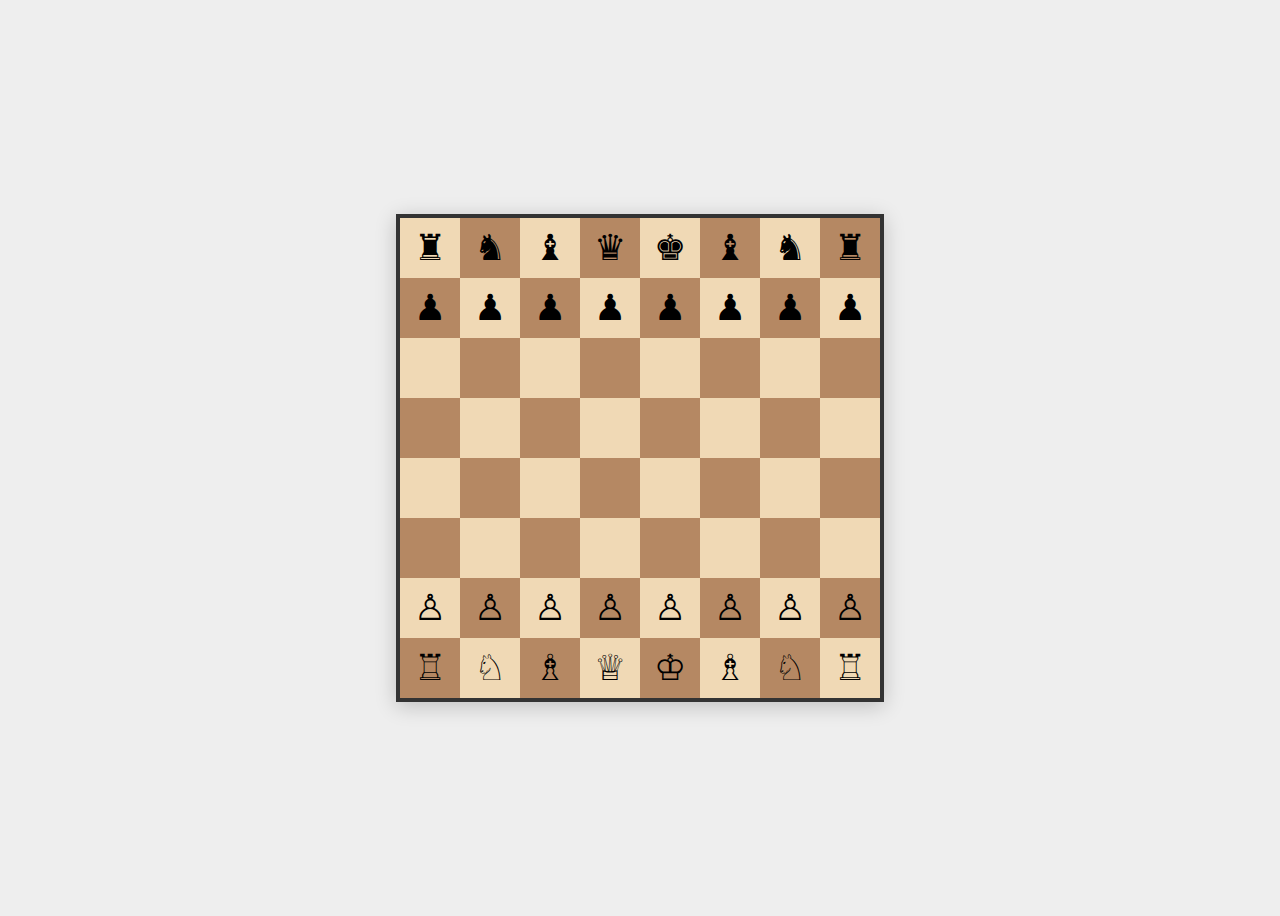
<file: api/templates/index.html>
<!DOCTYPE html>
<html lang="en">
<head>
<meta charset="UTF-8">
<title>Chess</title>
<link rel="stylesheet" href="./css/index.css">
</head>
<body>
<div id="board" class="board"></div>
<div id="dragImage" style="font-size:36px; position:absolute; top:-100px;"></div>

<script src="./js/index.js" type="module"></script>
</body>
</html>
</file>
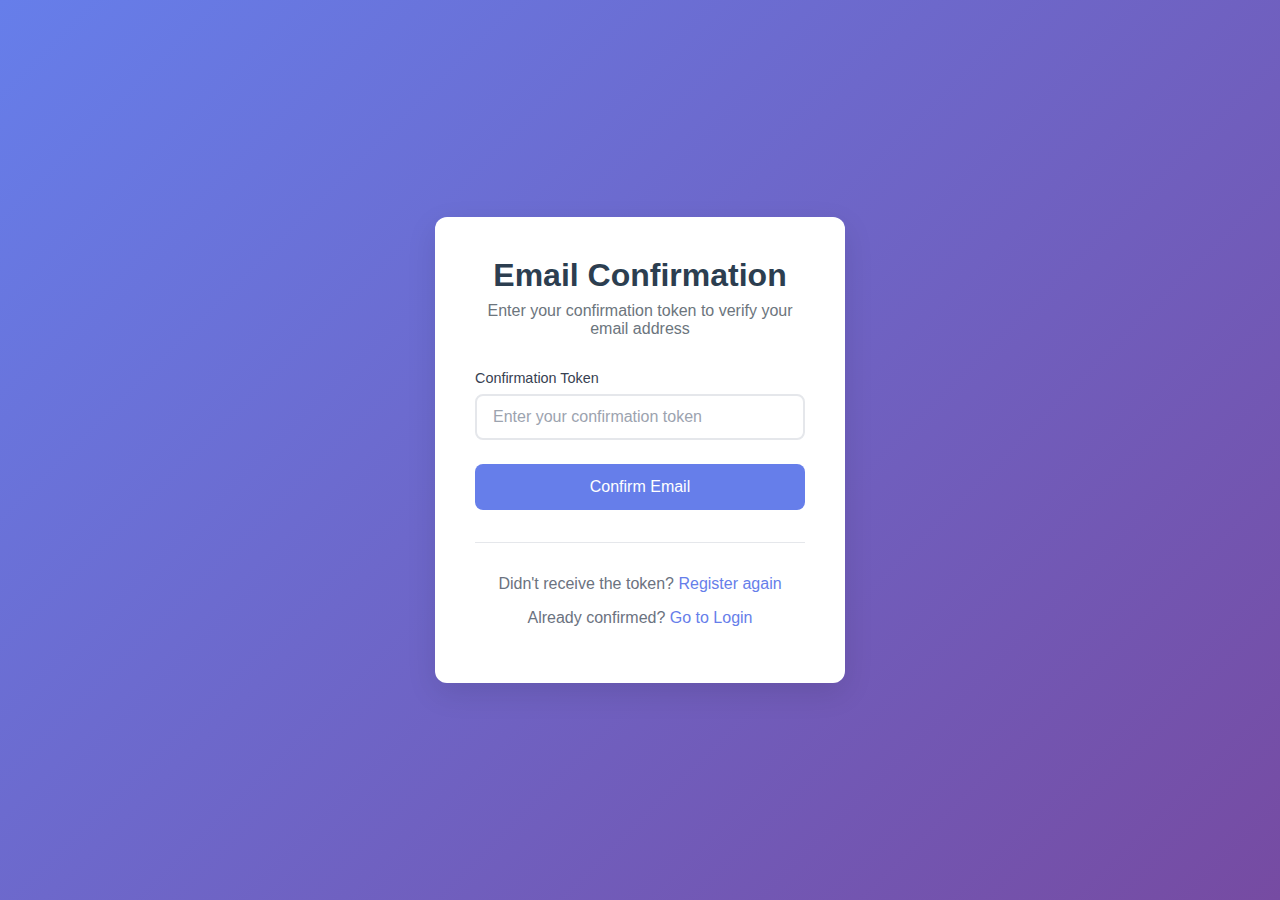
<file: templates/auth/confirm.html>
<!DOCTYPE html>
<html lang="en">
<head>
    <meta charset="UTF-8">
    <meta name="viewport" content="width=device-width, initial-scale=1.0">
    <title>Email Confirmation - Chess App</title>
    <link rel="stylesheet" href="/static/css/auth/auth.css">
</head>
<body>
    <div class="auth-container">
        <div class="auth-card">
            <div class="auth-header">
                <h1>Email Confirmation</h1>
                <p>Enter your confirmation token to verify your email address</p>
            </div>

            <form id="manualConfirmForm" class="auth-form">
                <div class="form-group">
                    <label for="tokenInput">Confirmation Token</label>
                    <input type="text" id="tokenInput" name="token" placeholder="Enter your confirmation token" required>
                    <div class="error-message" id="tokenError"></div>
                </div>
                <button type="submit" class="btn btn-primary" id="confirmBtn">
                    <span class="btn-text">Confirm Email</span>
                    <div class="btn-spinner" id="btnSpinner"></div>
                </button>
            </form>

            <div class="auth-links">
                <p>Didn't receive the token? <a href="/register" class="link">Register again</a></p>
                <p>Already confirmed? <a href="/login" class="link">Go to Login</a></p>
            </div>

            <div id="message" class="message"></div>
        </div>
    </div>

    <script src="/static/js/auth/confirm.js"></script>
</body>
</html>
</file>
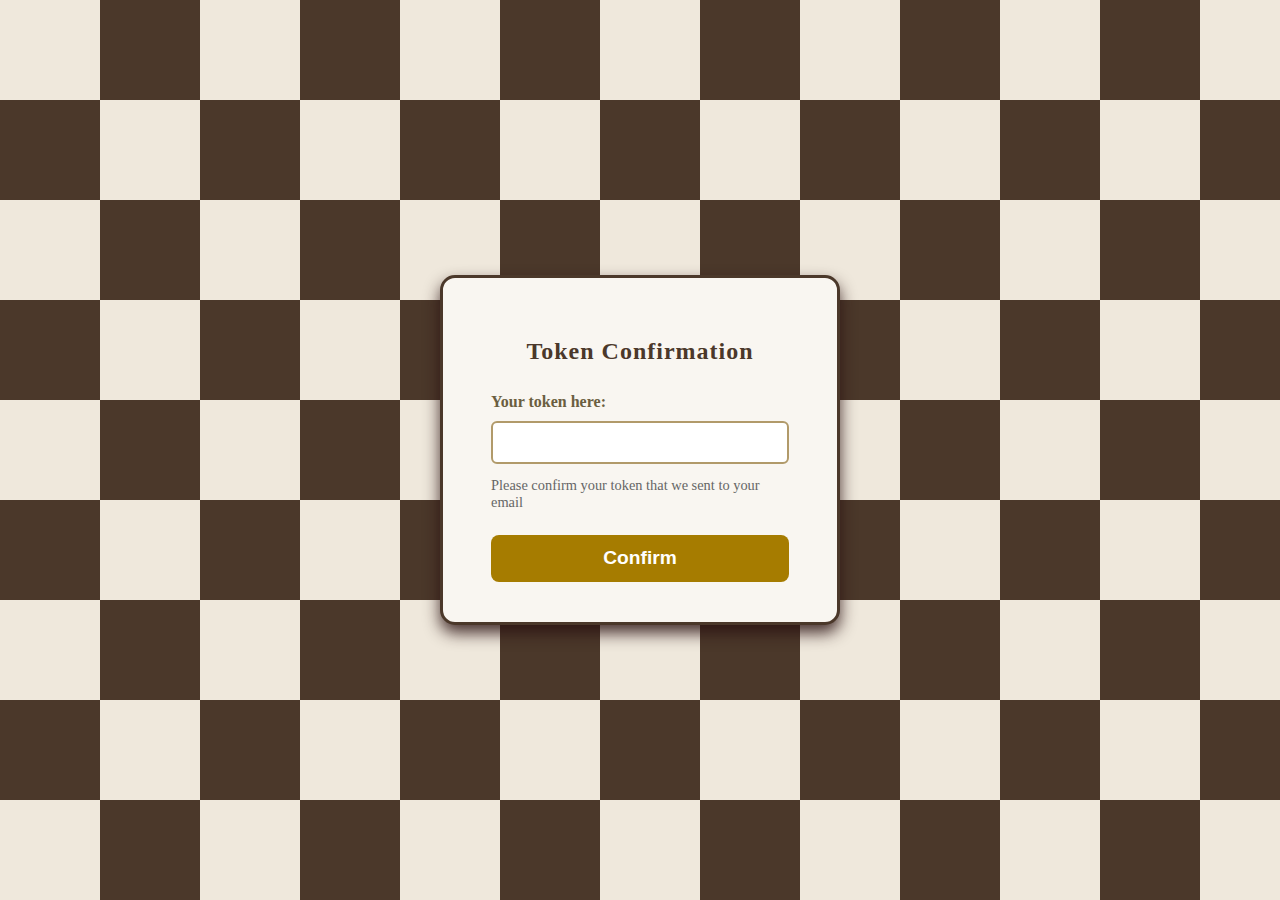
<file: frontends/templates/auth/comfirm.html>
<!DOCTYPE html>
<html lang="en">
<head>
    <meta charset="UTF-8" />
    <meta name="viewport" content="width=device-width, initial-scale=1" />
    <title>Token Confirmation</title>
    <link rel="stylesheet" href="../css/comfirm.css" />
</head>
<body class="chessboard-background">
    <div class="auth-container">
        <h2>Token Confirmation</h2>
        <form id="confirm-form" aria-label="Token confirmation form">
            <label for="token">Your token here:</label>
            <input type="text" id="token" name="token" required aria-required="true" aria-describedby="token-desc" />
            <p id="token-desc">Please confirm your token that we sent to your email</p>
            <button type="submit" id="confirmationbtn">Confirm</button>
        </form>
    </div>
<script src="../js/auth.js"></script>
</body>
</html>
</file>
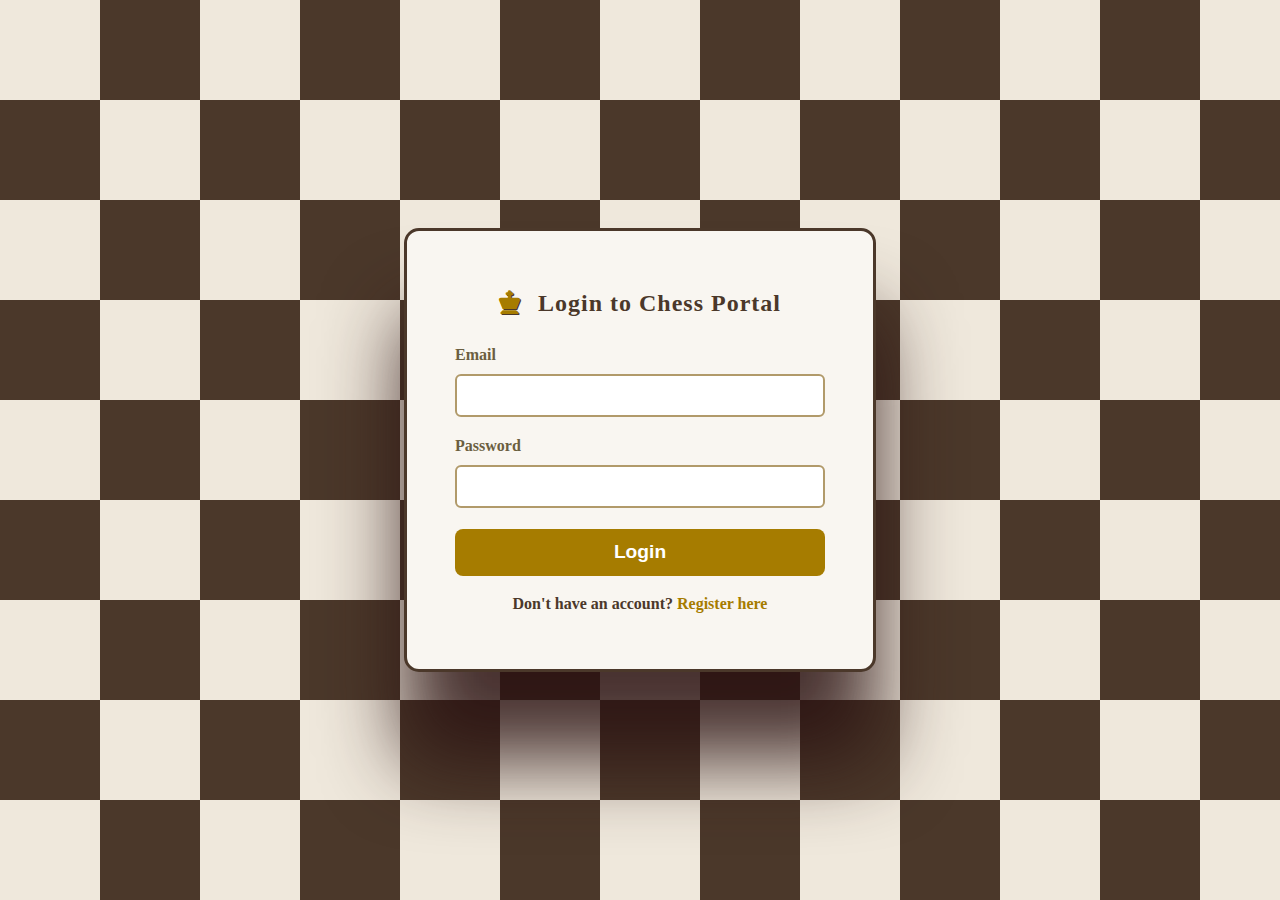
<file: frontends/templates/auth/login.html>
<!DOCTYPE html>
<html lang="en">
<head>
    <meta charset="UTF-8" />
    <meta name="viewport" content="width=device-width, initial-scale=1" />
    <title>Login - Chess Vibe</title>
    <link rel="stylesheet" href="../css/login.css" />
    <link rel="stylesheet" href="https://cdnjs.cloudflare.com/ajax/libs/font-awesome/6.4.0/css/all.min.css" />
</head>
<body>
    <div class="chessboard-background">
        <div class="login-container">
            <h2><i class="fas fa-chess-king"></i> Login to Chess Portal</h2>
            <div class="login-form">
                <label for="mail">Email</label>
                <input type="email" id="mail" name="mail" required />

                <label for="password">Password</label>
                <input type="password" id="password" name="password" required />

                <button id="loginbtn" type="submit">Login</button>
            </div>
            <p class="register-link">
                Don't have an account? <a href="/register">Register here</a>
            </p>
        </div>
    </div>
</body>
<script defer src="../js/auth.js"></script>
</html>
</file>
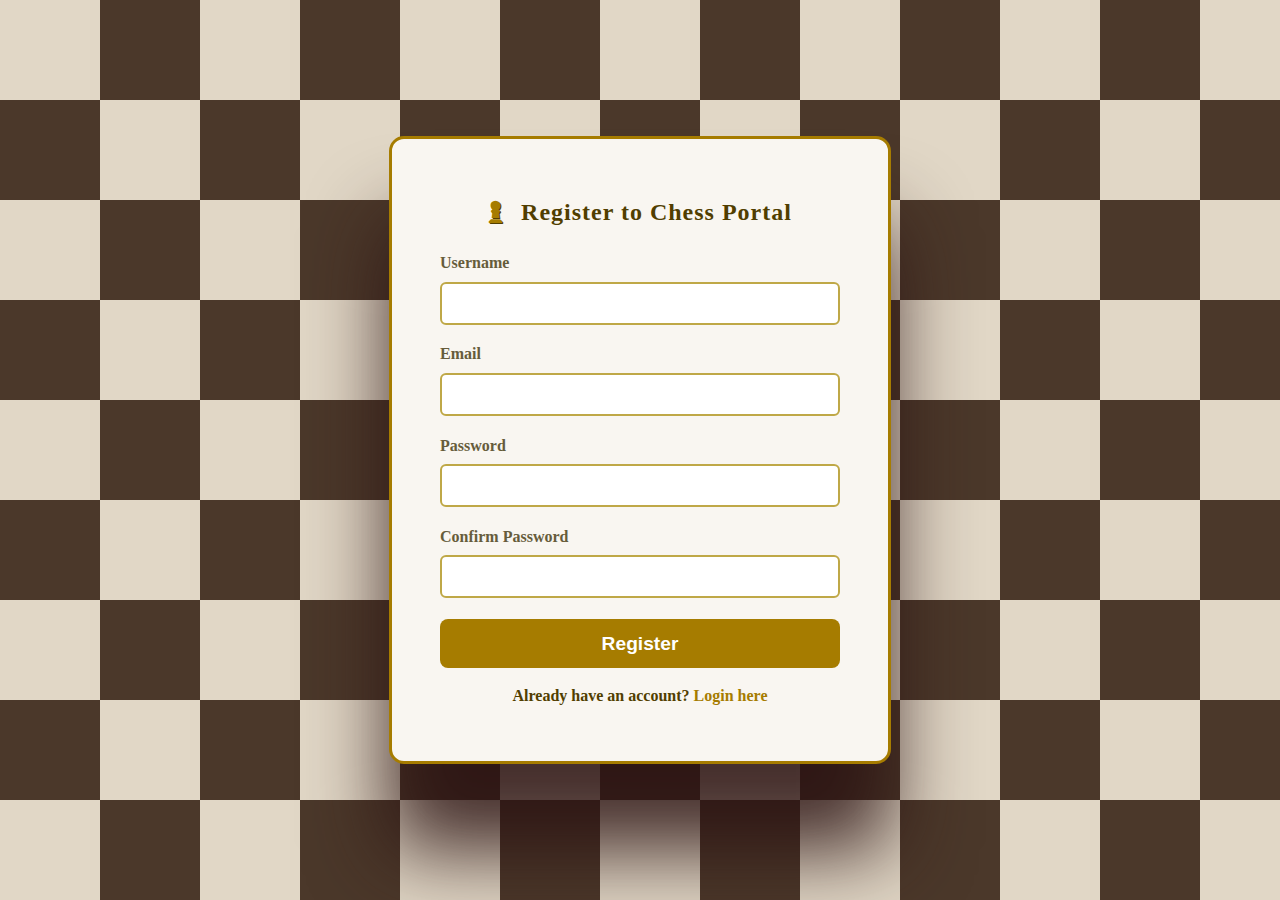
<file: frontends/templates/auth/register.html>
<!DOCTYPE html>
<html lang="en">
<head>
    <meta charset="UTF-8" />
    <meta name="viewport" content="width=device-width, initial-scale=1" />
    <title>Register - Chess Vibe</title>
    <link rel="stylesheet" href="../css/register.css" />
    <link rel="stylesheet" href="https://cdnjs.cloudflare.com/ajax/libs/font-awesome/6.4.0/css/all.min.css" />
</head>
<body>
    <div class="chessboard-background">
        <div class="register-container">
            <h2><i class="fas fa-chess-pawn"></i> Register to Chess Portal</h2>
            <div method="POST" class="register-form">
                <label for="username">Username</label>
                <input type="text" id="username" name="username" required />

                <label for="email">Email</label>
                <input type="email" id="email" name="email" required />

                <label for="password">Password</label>
                <input type="password" id="password" name="password" required />

                <label for="confirm-password">Confirm Password</label>
                <input type="password" id="confirm-password" name="confirm_password" required />

                <button id="registerbtn" type="submit">Register</button>
            </div>
            <p class="login-link">
                Already have an account? <a href="/login">Login here</a>
            </p>
        </div>
    </div>
</body>
<script defer src="../js/auth.js"></script>
</html>
</file>
<file: api/templates/css/index.css>
body {
    display: flex;
    justify-content: center;
    align-items: center;
    height: 100vh;
    background: #eee;
    font-family: sans-serif;
}

.board {
    display: grid;
    grid-template-columns: repeat(8, 60px);
    grid-template-rows: repeat(8, 60px);
    border: 4px solid #333;
    box-shadow: 0 4px 20px rgba(0,0,0,0.2);
}

.cell {
    width: 60px;
    height: 60px;
    display: flex;
    justify-content: center;
    align-items: center;
    font-size: 36px;
    user-select: none;
    transition: background 0.2s, box-shadow 0.2s;
}

.white {
    background: #f0d9b5; /* ô sáng */
}

.black {
    background: #b58863; /* ô tối */
}

.cell.possible-move {
    background: radial-gradient(circle, rgba(0,255,0,0.4) 30%, transparent 30%);
}

.cell.possible-capture {
    background: radial-gradient(circle, rgba(255,0,0,0.4) 30%, transparent 30%);
}
</file>
<file: static/css/auth/auth.css>
/* Auth Pages Styling */
* {
    box-sizing: border-box;
}

body {
    font-family: 'Segoe UI', Tahoma, Geneva, Verdana, sans-serif;
    background: linear-gradient(135deg, #667eea 0%, #764ba2 100%);
    margin: 0;
    padding: 0;
    min-height: 100vh;
    display: flex;
    align-items: center;
    justify-content: center;
    color: #333;
}

.auth-container {
    width: 100%;
    max-width: 450px;
    padding: 20px;
}

.auth-card {
    background: white;
    border-radius: 12px;
    box-shadow: 0 10px 30px rgba(0, 0, 0, 0.1);
    padding: 2.5rem;
    animation: slideUp 0.5s ease-out;
}

@keyframes slideUp {
    from {
        opacity: 0;
        transform: translateY(30px);
    }
    to {
        opacity: 1;
        transform: translateY(0);
    }
}

.auth-header {
    text-align: center;
    margin-bottom: 2rem;
}

.auth-header h1 {
    margin: 0 0 0.5rem 0;
    font-size: 2rem;
    font-weight: 600;
    color: #2c3e50;
}

.auth-header p {
    margin: 0;
    color: #6c757d;
    font-size: 1rem;
}

/* Form Styles */
.auth-form {
    display: flex;
    flex-direction: column;
    gap: 1.5rem;
}

.form-group {
    display: flex;
    flex-direction: column;
    gap: 0.5rem;
}

.form-group label {
    font-weight: 500;
    color: #374151;
    font-size: 0.9rem;
}

.form-group input {
    padding: 0.75rem 1rem;
    border: 2px solid #e5e7eb;
    border-radius: 8px;
    font-size: 1rem;
    transition: all 0.2s ease;
    background-color: #fff;
}

.form-group input:focus {
    outline: none;
    border-color: #667eea;
    box-shadow: 0 0 0 3px rgba(102, 126, 234, 0.1);
}

.form-group input::placeholder {
    color: #9ca3af;
}

.form-group.error input {
    border-color: #ef4444;
    box-shadow: 0 0 0 3px rgba(239, 68, 68, 0.1);
}

.error-message {
    color: #ef4444;
    font-size: 0.875rem;
    margin-top: 0.25rem;
    display: none;
}

/* Password Input Container */
.password-input-container {
    position: relative;
    display: flex;
    align-items: center;
}

.password-input-container input {
    padding-right: 3rem;
}

.password-toggle {
    position: absolute;
    right: 0.75rem;
    background: none;
    border: none;
    cursor: pointer;
    padding: 0.25rem;
    border-radius: 4px;
    color: #6b7280;
    transition: background-color 0.2s ease;
}

.password-toggle:hover {
    background-color: rgba(0, 0, 0, 0.1);
}

.eye-icon {
    font-size: 1.25rem;
}

/* Password Strength */
.password-strength {
    margin-top: 0.5rem;
}

.strength-meter {
    height: 4px;
    background-color: #e5e7eb;
    border-radius: 2px;
    overflow: hidden;
    margin-bottom: 0.25rem;
}

.strength-bar {
    height: 100%;
    width: 0%;
    transition: all 0.3s ease;
    border-radius: 2px;
}

.strength-weak .strength-bar {
    width: 33%;
    background-color: #ef4444;
}

.strength-medium .strength-bar {
    width: 66%;
    background-color: #f59e0b;
}

.strength-strong .strength-bar {
    width: 100%;
    background-color: #10b981;
}

.strength-text {
    font-size: 0.875rem;
    color: #6b7280;
}

/* Terms Checkbox */
.terms-group {
    margin-top: 1rem;
}

.checkbox-label {
    display: flex;
    align-items: flex-start;
    gap: 0.75rem;
    cursor: pointer;
    font-size: 0.9rem;
    line-height: 1.4;
    color: #374151;
}

.checkbox-label input[type="checkbox"] {
    width: 1.25rem;
    height: 1.25rem;
    margin-top: 0.125rem;
    accent-color: #667eea;
}

.checkmark {
    display: inline-block;
    width: 1.25rem;
    height: 1.25rem;
    background-color: #fff;
    border: 2px solid #d1d5db;
    border-radius: 4px;
    position: relative;
    margin-top: 0.125rem;
}

.checkbox-label input[type="checkbox"]:checked + .checkmark {
    background-color: #667eea;
    border-color: #667eea;
}

.checkbox-label input[type="checkbox"]:checked + .checkmark::after {
    content: '✓';
    position: absolute;
    top: -2px;
    left: 2px;
    color: white;
    font-size: 0.875rem;
    font-weight: bold;
}

.link {
    color: #667eea;
    text-decoration: none;
}

.link:hover {
    text-decoration: underline;
}

/* Buttons */
.btn {
    padding: 0.875rem 1.5rem;
    border: none;
    border-radius: 8px;
    font-size: 1rem;
    font-weight: 500;
    cursor: pointer;
    transition: all 0.2s ease;
    text-align: center;
    display: inline-flex;
    align-items: center;
    justify-content: center;
    gap: 0.5rem;
}

.btn-primary {
    background-color: #667eea;
    color: white;
}

.btn-primary:hover:not(:disabled) {
    background-color: #5a67d8;
    transform: translateY(-1px);
    box-shadow: 0 4px 12px rgba(102, 126, 234, 0.3);
}

.btn-primary:disabled {
    opacity: 0.7;
    cursor: not-allowed;
    transform: none;
}

.btn-secondary {
    background-color: #6b7280;
    color: white;
}

.btn-secondary:hover {
    background-color: #4b5563;
}

/* Button Spinner */
.btn-spinner {
    width: 1rem;
    height: 1rem;
    border: 2px solid transparent;
    border-top: 2px solid currentColor;
    border-radius: 50%;
    animation: spin 1s linear infinite;
    display: none;
}

.btn-spinner.show {
    display: block;
}

@keyframes spin {
    0% { transform: rotate(0deg); }
    100% { transform: rotate(360deg); }
}

/* Auth Links */
.auth-links {
    text-align: center;
    margin-top: 2rem;
    padding-top: 2rem;
    border-top: 1px solid #e5e7eb;
}

.auth-links p {
    margin: 0 0 1rem 0;
    color: #6b7280;
}

.auth-divider {
    margin: 2rem 0;
    text-align: center;
    position: relative;
}

.auth-divider::before {
    content: '';
    position: absolute;
    top: 50%;
    left: 0;
    right: 0;
    height: 1px;
    background-color: #e5e7eb;
}

.auth-divider span {
    background-color: white;
    padding: 0 1rem;
    color: #6b7280;
    font-size: 0.875rem;
}

/* Messages */
.message {
    margin-top: 1.5rem;
    padding: 1rem;
    border-radius: 8px;
    text-align: center;
    font-weight: 500;
    display: none;
}

.message.success {
    background-color: #d1fae5;
    color: #065f46;
    border: 1px solid #a7f3d0;
}

.message.error {
    background-color: #fee2e2;
    color: #991b1b;
    border: 1px solid #fecaca;
}

/* Confirmation Page Styles */
.confirmation-icon {
    text-align: center;
    margin-bottom: 1.5rem;
}

.confirmation-icon .icon {
    font-size: 4rem;
    display: inline-block;
    animation: pulse 2s infinite;
}

.confirmation-icon.loading .icon {
    animation: spin 1s linear infinite;
}

.confirmation-icon.success .icon {
    color: #10b981;
}

.confirmation-icon.error .icon {
    color: #ef4444;
}

@keyframes pulse {
    0% { transform: scale(1); }
    50% { transform: scale(1.1); }
    100% { transform: scale(1); }
}

.loading-spinner {
    text-align: center;
    margin: 2rem 0;
}

.spinner {
    width: 40px;
    height: 40px;
    border: 4px solid #f3f3f3;
    border-top: 4px solid #667eea;
    border-radius: 50%;
    animation: spin 1s linear infinite;
    margin: 0 auto;
}

.confirmation-content {
    text-align: center;
}

.manual-confirm {
    margin-top: 2rem;
    padding: 1.5rem;
    background-color: #f8f9fa;
    border-radius: 8px;
    border: 1px solid #e9ecef;
}

.manual-confirm p {
    margin-bottom: 1rem;
    color: #6c757d;
}

.confirmation-actions {
    margin-top: 2rem;
    display: flex;
    gap: 1rem;
    justify-content: center;
}

.confirmation-actions .btn {
    padding: 0.75rem 1.5rem;
    text-decoration: none;
    display: inline-block;
    border-radius: 6px;
    font-weight: 500;
    transition: all 0.2s ease;
}

/* Responsive Design */
@media (max-width: 480px) {
    .auth-container {
        padding: 15px;
    }

    .auth-card {
        padding: 2rem 1.5rem;
    }

    .auth-header h1 {
        font-size: 1.75rem;
    }

    .confirmation-actions {
        flex-direction: column;
    }

    .confirmation-actions .btn {
        width: 100%;
    }
}
</file>
<file: frontends/templates/css/comfirm.css>
/* Updated styling for the token confirmation page aligned to login.css */

body, html {
    margin: 0;
    padding: 0;
    height: 100%;
    font-family: 'Georgia', serif;
    background-color: #f0eae0;
}

.chessboard-background {
    min-height: 100vh;
    display: flex;
    justify-content: center;
    align-items: center;
    background-color:rgb(239, 232, 220);
    background-image:
        linear-gradient(45deg, #4b382a 25%, transparent 25%),
        linear-gradient(-45deg, #4b382a 25%, transparent 25%),
        linear-gradient(45deg, transparent 75%, #4b382a 75%),
        linear-gradient(-45deg, transparent 75%, #4b382a 75%);
    background-size: 200px 200px;
    background-position: 0 0, 0 100px, 100px -100px, -100px 0px;
}

.auth-container {
    background-color: #f9f6f1;
    padding: 2.5rem 3rem;
    border-radius: 15px;
    box-shadow: 0 8px 16px rgba(42, 18, 18, 0.85);
    max-width: 400px;
    width: 90%;
    box-sizing: border-box;
    text-align: center;
    border: 3px solid #4b382a;
}

h2 {
    margin-bottom: 1.8rem;
    color: #4b382a;
    font-weight: 700;
    letter-spacing: 1px;
}

label {
    display: block;
    margin-bottom: 0.6rem;
    font-weight: 600;
    color: #6b5e40;
    text-align: left;
}

input[type="text"] {
    width: 100%;
    padding: 0.65rem 0.85rem;
    margin-bottom: 1.3rem;
    border: 2px solid #b19a6a;
    border-radius: 6px;
    font-size: 1rem;
    box-sizing: border-box;
    transition: border-color 0.3s ease;
    background-color: #fff;
    color: #4b382a;
    font-weight: 600;
}

input[type="text"]:focus {
    border-color: #a67c00;
    outline: none;
    background-color: #fff;
}

p {
    font-size: 0.9rem;
    color: #666;
    margin-top: -0.5rem;
    margin-bottom: 1.5rem;
    text-align: left;
}

button#confirmationbtn {
    width: 100%;
    background-color: #a67c00;
    color: #fff;
    border: none;
    padding: 0.8rem;
    border-radius: 8px;
    font-size: 1.2rem;
    cursor: pointer;
    font-weight: 700;
    transition: background-color 0.3s ease;
}

button#confirmationbtn:hover {
    background-color: #704c00;
}

button#confirmationbtn:focus {
    outline: 2px solid #704c00;
    outline-offset: 2px;
}

button.loading,
button:disabled {
    opacity: 0.7;
    cursor: not-allowed;
    pointer-events: none;
}

button.loading::after {
    content: ' ↻';
    animation: spin 1s linear infinite;
}

@keyframes spin {
    from { transform: rotate(0deg); }
    to { transform: rotate(360deg); }
}

/* Responsive adjustments */
@media (max-width: 480px) {
    .auth-container {
        padding: 1.5rem 2rem;
    }
    h2 {
        font-size: 1.5rem;
    }
}
</file>
<file: frontends/templates/css/login.css>
body, html {
    margin: 0;
    padding: 0;
    height: 100%;
    font-family: 'Georgia', serif;
    background-color: #f0eae0;
}

.chessboard-background {
    min-height: 100vh;
    display: flex;
    justify-content: center;
    align-items: center;
    background-color:rgb(239, 232, 220);
    background-image:
        linear-gradient(45deg, #4b382a 25%, transparent 25%),
        linear-gradient(-45deg, #4b382a 25%, transparent 25%),
        linear-gradient(45deg, transparent 75%, #4b382a 75%),
        linear-gradient(-45deg, transparent 75%, #4b382a 75%);
    background-size: 200px 200px;
    background-position: 0 0, 0 100px, 100px -100px, -100px 0px;
}

.login-container {
    background-color: #f9f6f1;
    padding: 2.5rem 3rem;
    border-radius: 15px;
    box-shadow: 0 88px 80px rgba(42, 18, 18, 0.85);
    width: 370px;
    border: 3px solid #4b382a;
}
/* .login-container:hover {
    box-shadow: 0 12px 20px rgba(0, 0, 0, 0.25);
    sransition: box-shadow 0.3s ease;
} */

.login-container h2 {
    margin-bottom: 1.8rem;
    color: #4b382a;
    text-align: center;
    font-weight: 700;
    letter-spacing: 1px;
}

.login-container h2 i {
    margin-right: 10px;
    color: #a67c00;
    text-shadow: 1px 1px 0 #4b382a;
}

.login-form label {
    display: block;
    margin-bottom: 0.6rem;
    font-weight: 600;
    color: #6b5e40;
}

.login-form input[type="email"],
.login-form input[type="password"] {
    width: 100%;
    padding: 0.65rem 0.85rem;
    margin-bottom: 1.3rem;
    border: 2px solid #b19a6a;
    border-radius: 6px;
    font-size: 1rem;
    box-sizing: border-box;
    transition: border-color 0.3s ease;
    background-color:rgb(255, 255, 255);
    color: #4b382a;
    font-weight: 600;
}

.login-form input[type="text"]:focus,
.login-form input[type="password"]:focus {
    border-color: #a67c00;
    outline: none;
    background-color:rgb(255, 255, 255);
}

.login-form button {
    width: 100%;
    padding: 0.8rem;
    background-color: #a67c00;
    border: none;
    border-radius: 8px;
    color: #fff;
    font-size: 1.2rem;
    cursor: pointer;
    font-weight: 700;
    transition: background-color 0.3s ease;
}

.login-form button:hover {
    background-color: #704c00;
}

.register-link {
    margin-top: 1.2rem;
    text-align: center;
    font-size: 1rem;
    color: #4b382a;
    font-weight: 600;
}

.register-link a {
    color: #a67c00;
    text-decoration: none;
    font-weight: 700;
}

.register-link a:hover {
    text-decoration: underline;
}

button.loading,
button:disabled {
    opacity: 0.7;
    cursor: not-allowed;
    pointer-events: none; /* Completely blocks clicks during loading */
}

button.loading::after {
    content: ' ↻';
    animation: spin 1s linear infinite;
}

@keyframes spin {
    from { transform: rotate(0deg); }
    to { transform: rotate(360deg); }
}
</file>
<file: frontends/templates/css/register.css>
body, html {
    margin: 0;
    padding: 0;
    height: 100%;
    font-family: 'Georgia', serif;
    background-color: #f0eae0;
}

.chessboard-background {
    min-height: 100vh;
    display: flex;
    justify-content: center;
    align-items: center;
    background-color: #e1d7c6;
    background-image:
        linear-gradient(45deg, #4b382a 25%, transparent 25%),
        linear-gradient(-45deg, #4b382a 25%, transparent 25%),
        linear-gradient(45deg, transparent 75%, #4b382a 75%),
        linear-gradient(-45deg, transparent 75%, #4b382a 75%);
    background-size: 200px 200px;
    background-position: 0 0, 0 100px, 100px -100px, -100px 0px;
}

.register-container {
    background-color: #f9f6f1;
    padding: 2.5rem 3rem;
    border-radius: 15px;
    box-shadow: 0 88px 80px rgba(42, 18, 18, 0.85);
    width: 400px;
    border: 3px solid #a67c00;
}

.register-container h2 {
    margin-bottom: 1.8rem;
    color: #513e00;
    text-align: center;
    font-weight: 700;
    letter-spacing: 1px;
}

.register-container h2 i {
    margin-right: 10px;
    color: #a67c00;
    text-shadow: 1px 1px 0 #513e00;
}

.register-form label {
    display: block;
    margin-bottom: 0.6rem;
    font-weight: 600;
    color: #665c3b;
}

.register-form input[type="text"],
.register-form input[type="email"],
.register-form input[type="password"] {
    width: 100%;
    padding: 0.65rem 1rem;
    margin-bottom: 1.3rem;
    border: 2px solid #bfa847;
    border-radius: 6px;
    font-size: 1rem;
    box-sizing: border-box;
    transition: border-color 0.25s ease-in-out;
    background-color:rgb(255, 255, 255);
    color: #513e00;
    font-weight: 600;
}

.register-form input[type="text"]:focus,
.register-form input[type="email"]:focus,
.register-form input[type="password"]:focus {
    border-color:rgb(255, 255, 255);
    outline: none;
    background-color: #fffddc;
}

.register-form button {
    width: 100%;
    padding: 0.85rem;
    background-color: #a67c00;
    border: none;
    border-radius: 8px;
    color: white;
    font-size: 1.2rem;
    font-weight: 700;
    cursor: pointer;
    transition: background-color 0.3s ease;
}

.register-form button:hover {
    background-color: #6e5600;
}

.login-link {
    margin-top: 1.2rem;
    text-align: center;
    font-size: 1rem;
    color: #513e00;
    font-weight: 600;
}

.login-link a {
    color: #a67c00;
    text-decoration: none;
    font-weight: 700;
}

.login-link a:hover {
    text-decoration: underline;
}


button.loading,
button:disabled {
    opacity: 0.7;
    cursor: not-allowed;
    pointer-events: none; /* Completely blocks clicks during loading */
}

button.loading::after {
    content: ' ↻';
    animation: spin 1s linear infinite;
}

@keyframes spin {
    from { transform: rotate(0deg); }
    to { transform: rotate(360deg); }
}
</file>
